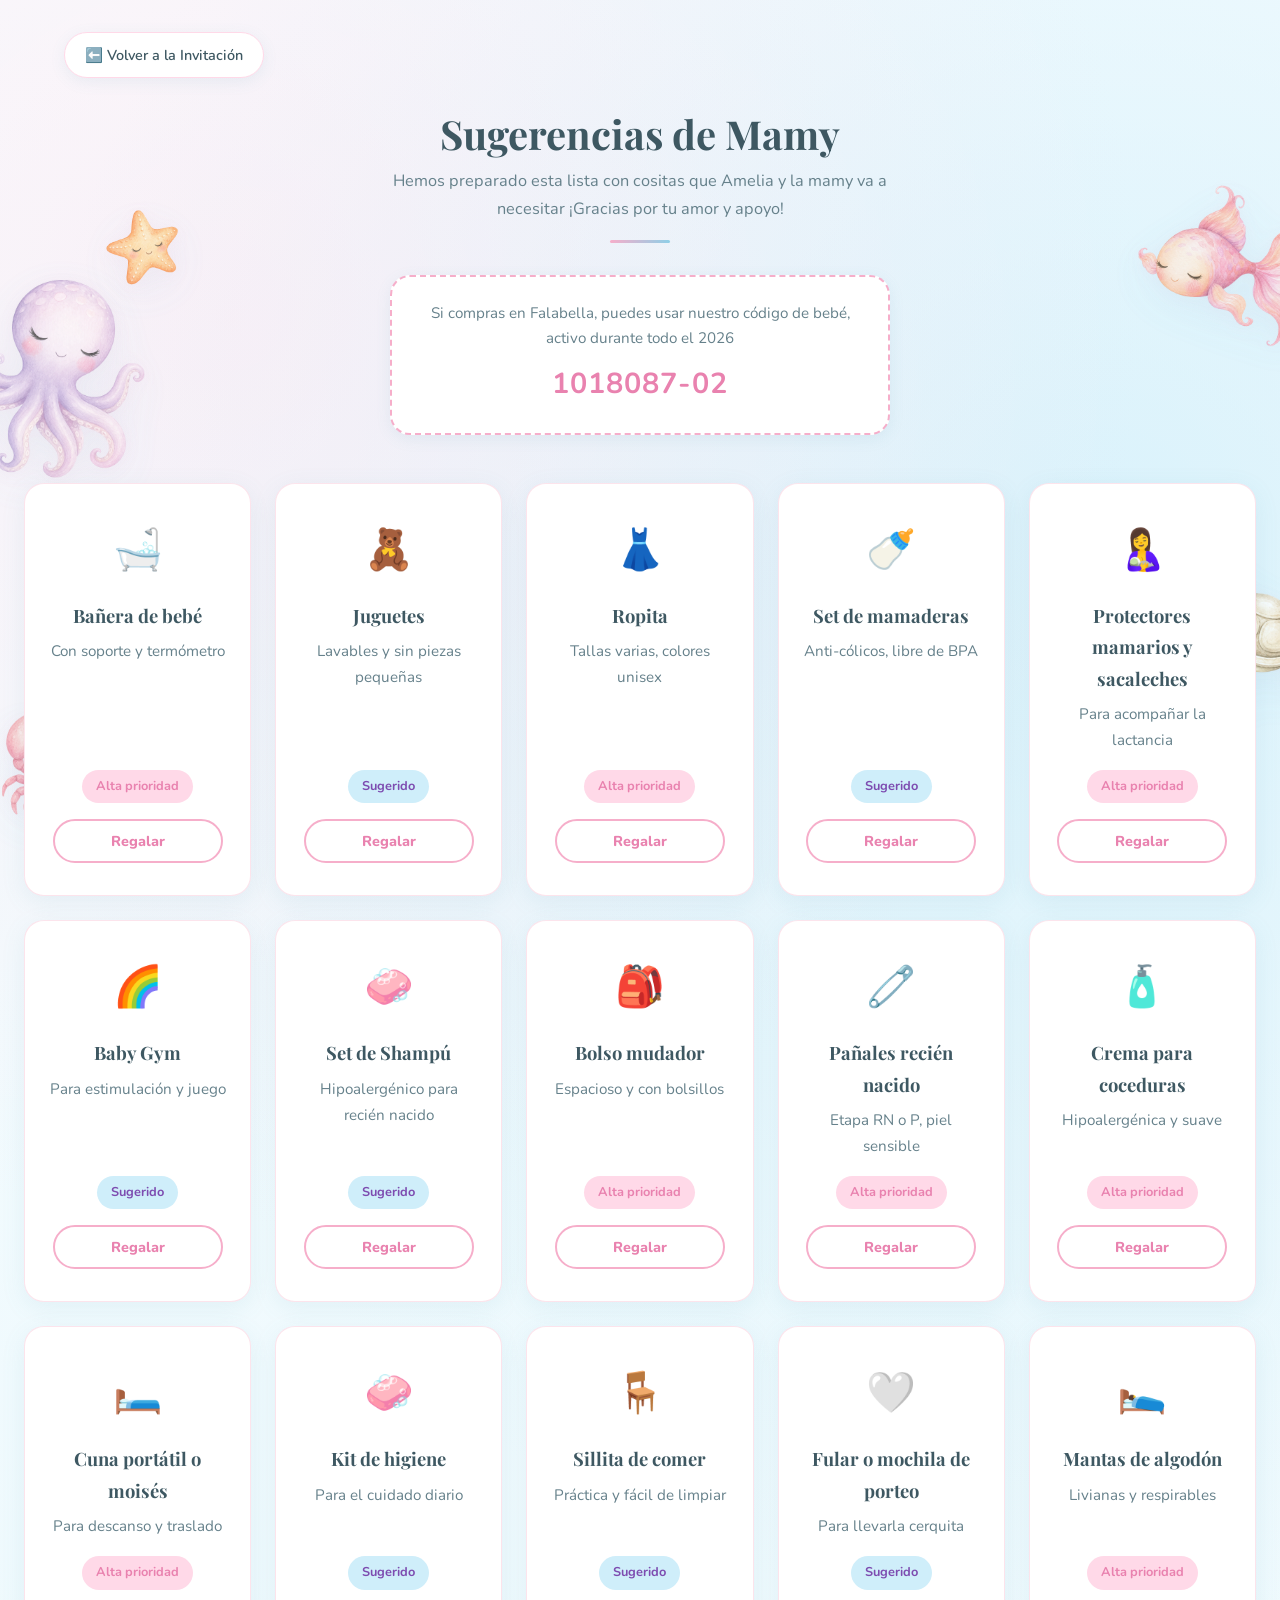
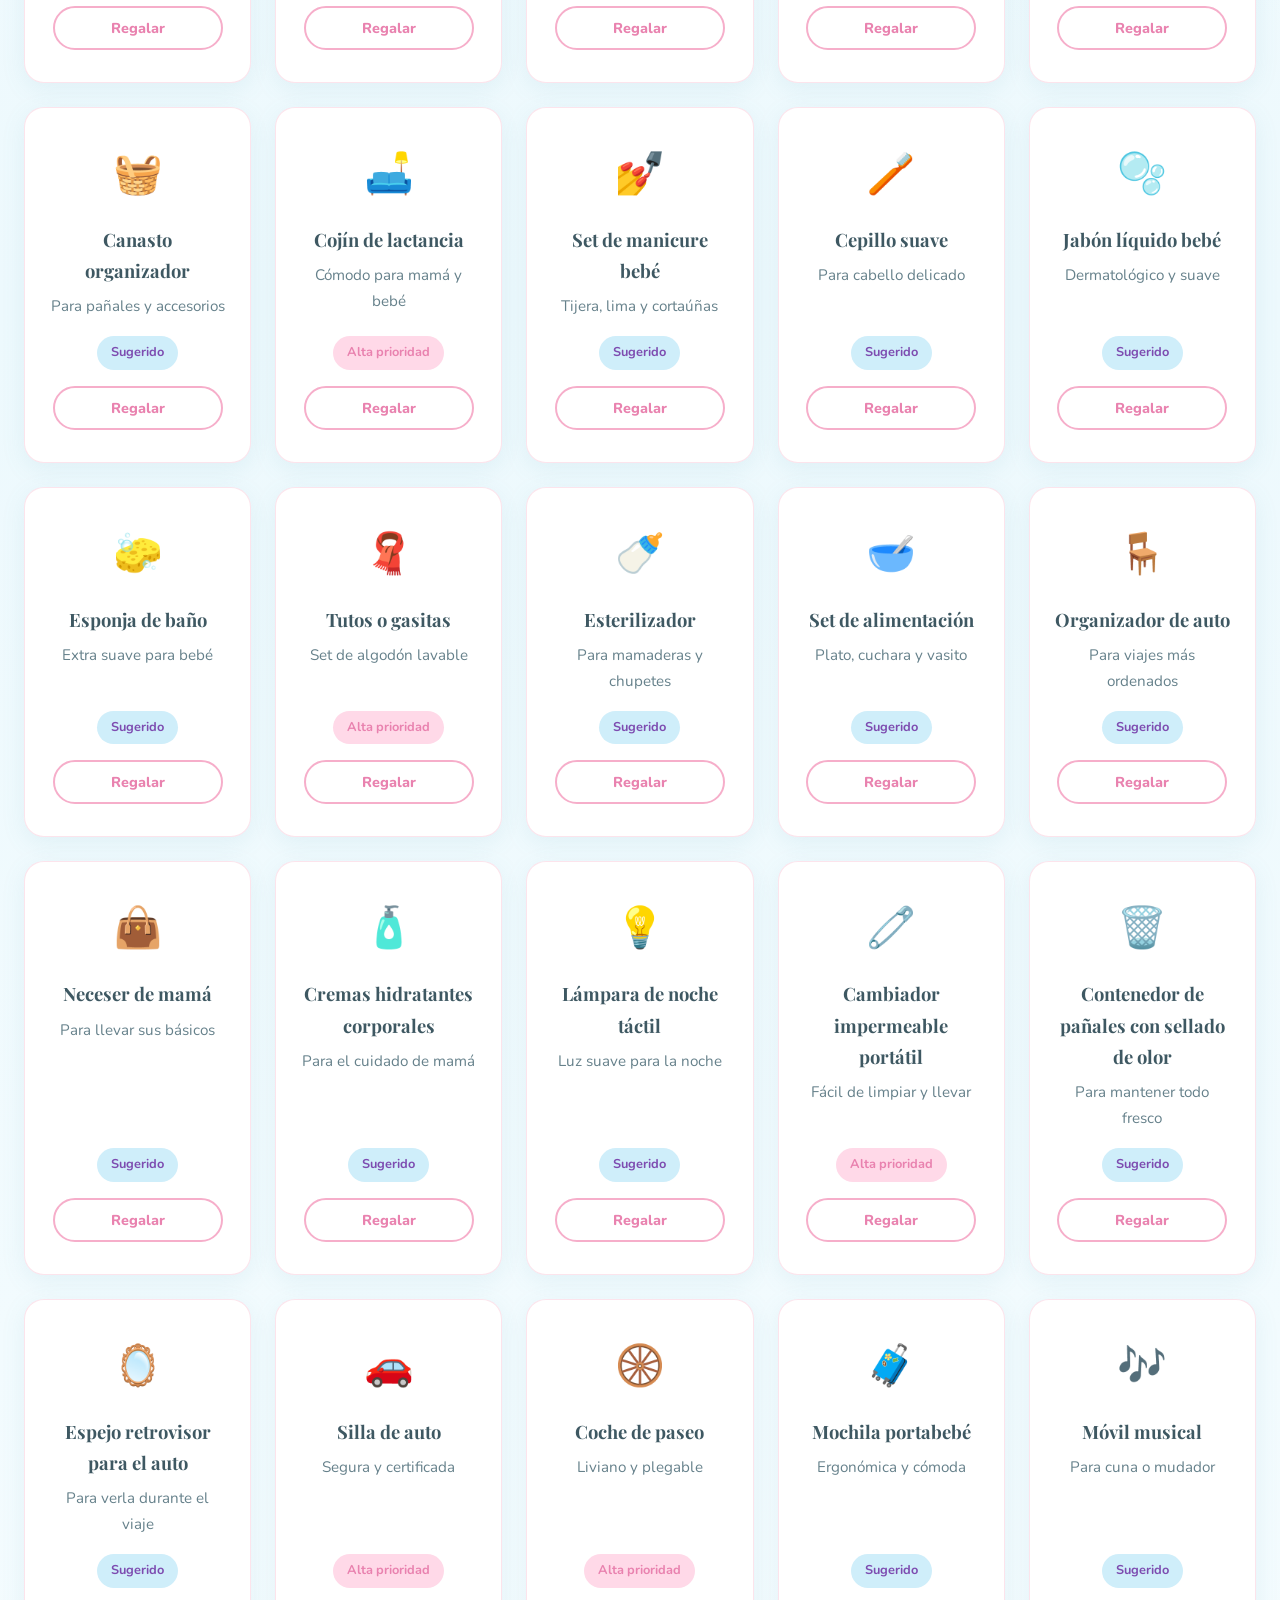
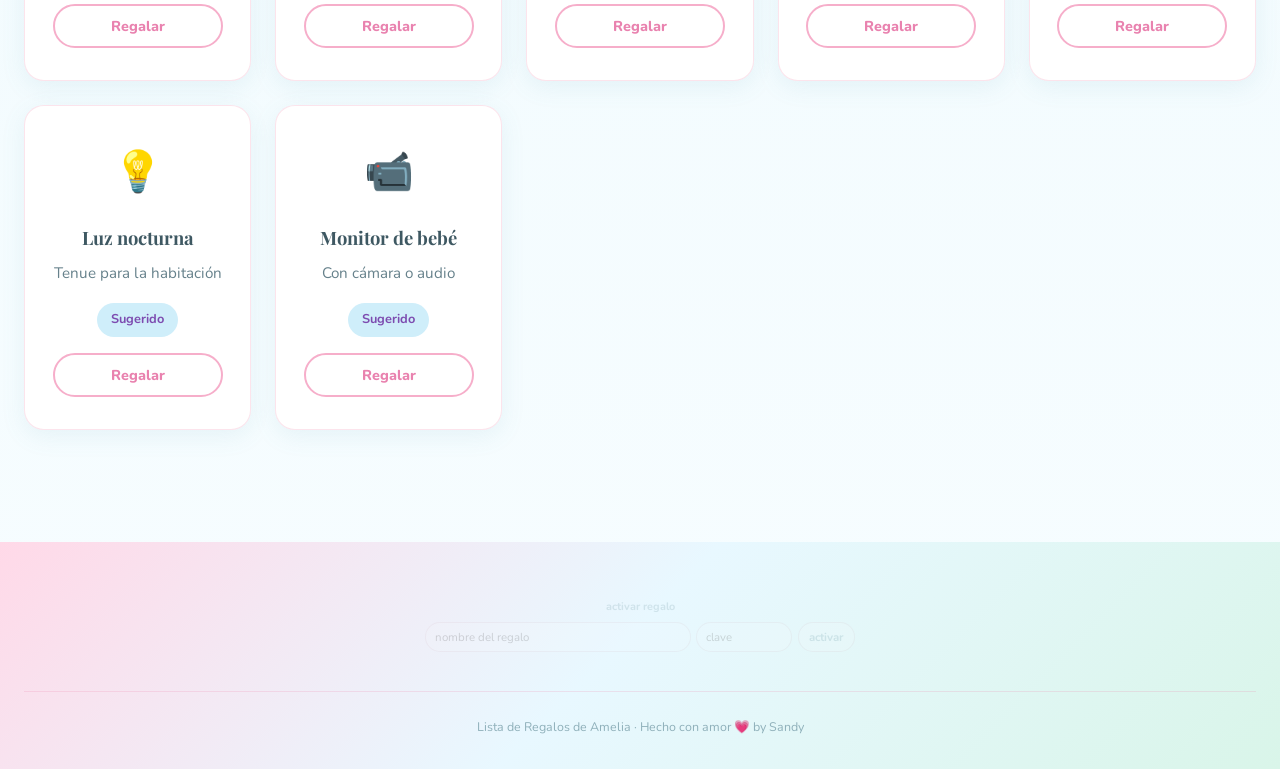
<file: regalos.html>
<!DOCTYPE html>
<html lang="es">
<head>
  <meta charset="UTF-8" />
  <meta name="viewport" content="width=device-width, initial-scale=1.0" />
  <title>Lista de Regalos de Amelia 🌸</title>
  <link rel="stylesheet" href="./assets/css/style.css?v=marine-6" />
</head>
<body class="pagina-regalos">
  <div class="decoracion-marina" aria-hidden="true">
    <img class="animal-marino animal-pulpo" src="./assets/img/marine/octopus.png" alt="" />
    <img class="animal-marino animal-pez" src="./assets/img/marine/fish.png" alt="" />
    <img class="animal-marino animal-tortuga" src="./assets/img/marine/turtle.png" alt="" />
    <img class="animal-marino animal-estrella" src="./assets/img/marine/star.png" alt="" />
    <img class="animal-marino animal-cangrejo" src="./assets/img/marine/crab.png" alt="" />
  </div>

  <div class="regresar-contenedor">
    <a href="index.html" class="btn-regresar">⬅️ Volver a la Invitación</a>
  </div>

  <header class="regalos-header">
    <div class="contenedor">
      <div class="titulo-seccion">
        <h2>Sugerencias de Mamy</h2>
        <p>Hemos preparado esta lista con cositas que Amelia y la mamy va a necesitar ¡Gracias por tu amor y apoyo!</p>
        <div class="linea-decorativa"></div>
      </div>
      
      <div class="regalo-principal-compacto">
        <p>Si compras en Falabella, puedes usar nuestro código de bebé, activo durante todo el 2026</p>
        <strong>1018087-02</strong>
      </div>
    </div>
  </header>

  <main class="contenedor-regalos">
    <div class="regalos-grilla-extensa">

      <div class="regalo-card">
        <div class="regalo-emoji">🛁</div>
        <h3>Bañera de bebé</h3>
        <p>Con soporte y termómetro</p>
        <span class="badge-prioridad badge-alta">Alta prioridad</span>
        <button class="btn-regalar" type="button">Regalar</button>
      </div>

      <div class="regalo-card">
        <div class="regalo-emoji">🧸</div>
        <h3>Juguetes</h3>
        <p>Lavables y sin piezas pequeñas</p>
        <span class="badge-prioridad badge-media">Sugerido</span>
        <button class="btn-regalar" type="button">Regalar</button>
      </div>

      <div class="regalo-card">
        <div class="regalo-emoji">👗</div>
        <h3>Ropita</h3>
        <p>Tallas varias, colores unisex</p>
        <span class="badge-prioridad badge-alta">Alta prioridad</span>
        <button class="btn-regalar" type="button">Regalar</button>
      </div>

      <div class="regalo-card">
        <div class="regalo-emoji">🍼</div>
        <h3>Set de mamaderas</h3>
        <p>Anti-cólicos, libre de BPA</p>
        <span class="badge-prioridad badge-media">Sugerido</span>
        <button class="btn-regalar" type="button">Regalar</button>
      </div>

      <div class="regalo-card">
        <div class="regalo-emoji">🤱</div>
        <h3>Protectores mamarios y sacaleches</h3>
        <p>Para acompañar la lactancia</p>
        <span class="badge-prioridad badge-alta">Alta prioridad</span>
        <button class="btn-regalar" type="button">Regalar</button>
      </div>

      <div class="regalo-card">
        <div class="regalo-emoji">🌈</div>
        <h3>Baby Gym</h3>
        <p>Para estimulación y juego</p>
        <span class="badge-prioridad badge-media">Sugerido</span>
        <button class="btn-regalar" type="button">Regalar</button>
      </div>

      <div class="regalo-card">
        <div class="regalo-emoji">🧼</div>
        <h3>Set de Shampú</h3>
        <p>Hipoalergénico para recién nacido</p>
        <span class="badge-prioridad badge-media">Sugerido</span>
        <button class="btn-regalar" type="button">Regalar</button>
      </div>

      <div class="regalo-card">
        <div class="regalo-emoji">🎒</div>
        <h3>Bolso mudador</h3>
        <p>Espacioso y con bolsillos</p>
        <span class="badge-prioridad badge-alta">Alta prioridad</span>
        <button class="btn-regalar" type="button">Regalar</button>
      </div>

      <div class="regalo-card">
        <div class="regalo-emoji">🧷</div>
        <h3>Pañales recién nacido</h3>
        <p>Etapa RN o P, piel sensible</p>
        <span class="badge-prioridad badge-alta">Alta prioridad</span>
        <button class="btn-regalar" type="button">Regalar</button>
      </div>

      <div class="regalo-card">
        <div class="regalo-emoji">🧴</div>
        <h3>Crema para coceduras</h3>
        <p>Hipoalergénica y suave</p>
        <span class="badge-prioridad badge-alta">Alta prioridad</span>
        <button class="btn-regalar" type="button">Regalar</button>
      </div>

      <div class="regalo-card">
        <div class="regalo-emoji">🛏️</div>
        <h3>Cuna portátil o moisés</h3>
        <p>Para descanso y traslado</p>
        <span class="badge-prioridad badge-alta">Alta prioridad</span>
        <button class="btn-regalar" type="button">Regalar</button>
      </div>

      <div class="regalo-card">
        <div class="regalo-emoji">🧼</div>
        <h3>Kit de higiene</h3>
        <p>Para el cuidado diario</p>
        <span class="badge-prioridad badge-media">Sugerido</span>
        <button class="btn-regalar" type="button">Regalar</button>
      </div>

      <div class="regalo-card">
        <div class="regalo-emoji">🪑</div>
        <h3>Sillita de comer</h3>
        <p>Práctica y fácil de limpiar</p>
        <span class="badge-prioridad badge-media">Sugerido</span>
        <button class="btn-regalar" type="button">Regalar</button>
      </div>

      <div class="regalo-card">
        <div class="regalo-emoji">🤍</div>
        <h3>Fular o mochila de porteo</h3>
        <p>Para llevarla cerquita</p>
        <span class="badge-prioridad badge-media">Sugerido</span>
        <button class="btn-regalar" type="button">Regalar</button>
      </div>

      <div class="regalo-card">
        <div class="regalo-emoji">🛌</div>
        <h3>Mantas de algodón</h3>
        <p>Livianas y respirables</p>
        <span class="badge-prioridad badge-alta">Alta prioridad</span>
        <button class="btn-regalar" type="button">Regalar</button>
      </div>

      <div class="regalo-card">
        <div class="regalo-emoji">🧺</div>
        <h3>Canasto organizador</h3>
        <p>Para pañales y accesorios</p>
        <span class="badge-prioridad badge-media">Sugerido</span>
        <button class="btn-regalar" type="button">Regalar</button>
      </div>

      <div class="regalo-card">
        <div class="regalo-emoji">🛋️</div>
        <h3>Cojín de lactancia</h3>
        <p>Cómodo para mamá y bebé</p>
        <span class="badge-prioridad badge-alta">Alta prioridad</span>
        <button class="btn-regalar" type="button">Regalar</button>
      </div>

      <div class="regalo-card">
        <div class="regalo-emoji">💅</div>
        <h3>Set de manicure bebé</h3>
        <p>Tijera, lima y cortaúñas</p>
        <span class="badge-prioridad badge-media">Sugerido</span>
        <button class="btn-regalar" type="button">Regalar</button>
      </div>

      <div class="regalo-card">
        <div class="regalo-emoji">🪥</div>
        <h3>Cepillo suave</h3>
        <p>Para cabello delicado</p>
        <span class="badge-prioridad badge-media">Sugerido</span>
        <button class="btn-regalar" type="button">Regalar</button>
      </div>

      <div class="regalo-card">
        <div class="regalo-emoji">🫧</div>
        <h3>Jabón líquido bebé</h3>
        <p>Dermatológico y suave</p>
        <span class="badge-prioridad badge-media">Sugerido</span>
        <button class="btn-regalar" type="button">Regalar</button>
      </div>

      <div class="regalo-card">
        <div class="regalo-emoji">🧽</div>
        <h3>Esponja de baño</h3>
        <p>Extra suave para bebé</p>
        <span class="badge-prioridad badge-media">Sugerido</span>
        <button class="btn-regalar" type="button">Regalar</button>
      </div>

      <div class="regalo-card">
        <div class="regalo-emoji">🧣</div>
        <h3>Tutos o gasitas</h3>
        <p>Set de algodón lavable</p>
        <span class="badge-prioridad badge-alta">Alta prioridad</span>
        <button class="btn-regalar" type="button">Regalar</button>
      </div>

      <div class="regalo-card">
        <div class="regalo-emoji">🍼</div>
        <h3>Esterilizador</h3>
        <p>Para mamaderas y chupetes</p>
        <span class="badge-prioridad badge-media">Sugerido</span>
        <button class="btn-regalar" type="button">Regalar</button>
      </div>

      <div class="regalo-card">
        <div class="regalo-emoji">🥣</div>
        <h3>Set de alimentación</h3>
        <p>Plato, cuchara y vasito</p>
        <span class="badge-prioridad badge-media">Sugerido</span>
        <button class="btn-regalar" type="button">Regalar</button>
      </div>

      <div class="regalo-card">
        <div class="regalo-emoji">🪑</div>
        <h3>Organizador de auto</h3>
        <p>Para viajes más ordenados</p>
        <span class="badge-prioridad badge-media">Sugerido</span>
        <button class="btn-regalar" type="button">Regalar</button>
      </div>

      <div class="regalo-card">
        <div class="regalo-emoji">👜</div>
        <h3>Neceser de mamá</h3>
        <p>Para llevar sus básicos</p>
        <span class="badge-prioridad badge-media">Sugerido</span>
        <button class="btn-regalar" type="button">Regalar</button>
      </div>

      <div class="regalo-card">
        <div class="regalo-emoji">🧴</div>
        <h3>Cremas hidratantes corporales</h3>
        <p>Para el cuidado de mamá</p>
        <span class="badge-prioridad badge-media">Sugerido</span>
        <button class="btn-regalar" type="button">Regalar</button>
      </div>

      <div class="regalo-card">
        <div class="regalo-emoji">💡</div>
        <h3>Lámpara de noche táctil</h3>
        <p>Luz suave para la noche</p>
        <span class="badge-prioridad badge-media">Sugerido</span>
        <button class="btn-regalar" type="button">Regalar</button>
      </div>

      <div class="regalo-card">
        <div class="regalo-emoji">🧷</div>
        <h3>Cambiador impermeable portátil</h3>
        <p>Fácil de limpiar y llevar</p>
        <span class="badge-prioridad badge-alta">Alta prioridad</span>
        <button class="btn-regalar" type="button">Regalar</button>
      </div>

      <div class="regalo-card">
        <div class="regalo-emoji">🗑️</div>
        <h3>Contenedor de pañales con sellado de olor</h3>
        <p>Para mantener todo fresco</p>
        <span class="badge-prioridad badge-media">Sugerido</span>
        <button class="btn-regalar" type="button">Regalar</button>
      </div>

      <div class="regalo-card">
        <div class="regalo-emoji">🪞</div>
        <h3>Espejo retrovisor para el auto</h3>
        <p>Para verla durante el viaje</p>
        <span class="badge-prioridad badge-media">Sugerido</span>
        <button class="btn-regalar" type="button">Regalar</button>
      </div>

      <div class="regalo-card">
        <div class="regalo-emoji">🚗</div>
        <h3>Silla de auto</h3>
        <p>Segura y certificada</p>
        <span class="badge-prioridad badge-alta">Alta prioridad</span>
        <button class="btn-regalar" type="button">Regalar</button>
      </div>

      <div class="regalo-card">
        <div class="regalo-emoji">🛞</div>
        <h3>Coche de paseo</h3>
        <p>Liviano y plegable</p>
        <span class="badge-prioridad badge-alta">Alta prioridad</span>
        <button class="btn-regalar" type="button">Regalar</button>
      </div>

      <div class="regalo-card">
        <div class="regalo-emoji">🧳</div>
        <h3>Mochila portabebé</h3>
        <p>Ergonómica y cómoda</p>
        <span class="badge-prioridad badge-media">Sugerido</span>
        <button class="btn-regalar" type="button">Regalar</button>
      </div>

      <div class="regalo-card">
        <div class="regalo-emoji">🎶</div>
        <h3>Móvil musical</h3>
        <p>Para cuna o mudador</p>
        <span class="badge-prioridad badge-media">Sugerido</span>
        <button class="btn-regalar" type="button">Regalar</button>
      </div>

      <div class="regalo-card">
        <div class="regalo-emoji">💡</div>
        <h3>Luz nocturna</h3>
        <p>Tenue para la habitación</p>
        <span class="badge-prioridad badge-media">Sugerido</span>
        <button class="btn-regalar" type="button">Regalar</button>
      </div>

      <div class="regalo-card">
        <div class="regalo-emoji">📹</div>
        <h3>Monitor de bebé</h3>
        <p>Con cámara o audio</p>
        <span class="badge-prioridad badge-media">Sugerido</span>
        <button class="btn-regalar" type="button">Regalar</button>
      </div>

    </div>
  </main>

  <div class="modal-regalo" id="modal-regalo" aria-hidden="true">
    <div class="modal-regalo-caja" role="dialog" aria-modal="true" aria-labelledby="modal-regalo-titulo">
      <h3 id="modal-regalo-titulo">¿Ya compraste este regalo?</h3>
      <div class="modal-regalo-acciones">
        <button class="btn-modal btn-modal-si" type="button" id="modal-regalo-si">Si</button>
        <button class="btn-modal btn-modal-no" type="button" id="modal-regalo-no">No</button>
      </div>
    </div>
  </div>

  <footer style="margin-top: 4rem;">
    <div class="activar-regalo-footer">
      <label for="activar-regalo-input">activar regalo</label>
      <div class="activar-regalo-control">
        <input id="activar-regalo-input" type="text" placeholder="nombre del regalo" autocomplete="off" />
        <input id="activar-regalo-clave" type="password" placeholder="clave" autocomplete="off" />
        <button id="activar-regalo-boton" type="button">activar</button>
      </div>
      <p id="activar-regalo-mensaje" aria-live="polite"></p>
    </div>
    <p class="footer-credito">Lista de Regalos de Amelia · Hecho con amor 💗 by Sandy</p>
  </footer>

  <script>
    const modalRegalo = document.getElementById('modal-regalo');
    const botonNo = document.getElementById('modal-regalo-no');
    const botonSi = document.getElementById('modal-regalo-si');
    const activarRegaloInput = document.getElementById('activar-regalo-input');
    const activarRegaloClave = document.getElementById('activar-regalo-clave');
    const activarRegaloBoton = document.getElementById('activar-regalo-boton');
    const activarRegaloMensaje = document.getElementById('activar-regalo-mensaje');
    let regaloSeleccionado = null;
    const regalos = document.querySelectorAll('.regalo-card');

    regalos.forEach((regalo) => {
      const boton = regalo.querySelector('.btn-regalar');
      boton.addEventListener('click', () => {
        if (regalo.classList.contains('regalo-entregado')) {
          return;
        }

        regaloSeleccionado = regalo;
        modalRegalo.classList.add('visible');
        modalRegalo.setAttribute('aria-hidden', 'false');
      });
    });

    function cerrarModalRegalo() {
      modalRegalo.classList.remove('visible');
      modalRegalo.setAttribute('aria-hidden', 'true');
      regaloSeleccionado = null;
    }

    botonNo.addEventListener('click', cerrarModalRegalo);

    botonSi.addEventListener('click', () => {
      if (!regaloSeleccionado) {
        return;
      }

      const botonRegalar = regaloSeleccionado.querySelector('.btn-regalar');
      regaloSeleccionado.classList.add('regalo-entregado');
      botonRegalar.textContent = 'ya está regalado';
      botonRegalar.disabled = true;
      cerrarModalRegalo();
    });

    modalRegalo.addEventListener('click', (evento) => {
      if (evento.target === modalRegalo) {
        cerrarModalRegalo();
      }
    });

    function normalizarTexto(texto) {
      return texto
        .trim()
        .toLowerCase()
        .normalize('NFD')
        .replace(/[\u0300-\u036f]/g, '');
    }

    function activarRegaloPorNombre() {
      const busqueda = normalizarTexto(activarRegaloInput.value);
      const clave = activarRegaloClave.value;

      if (!busqueda) {
        activarRegaloMensaje.textContent = '';
        return;
      }

      if (clave !== 'BySandy') {
        activarRegaloMensaje.textContent = 'Clave incorrecta.';
        return;
      }

      const regaloEncontrado = Array.from(regalos).find((regalo) => {
        const nombreRegalo = normalizarTexto(regalo.querySelector('h3').textContent);
        return nombreRegalo.includes(busqueda);
      });

      if (!regaloEncontrado) {
        activarRegaloMensaje.textContent = 'No encontré ese regalo.';
        return;
      }

      const botonRegalar = regaloEncontrado.querySelector('.btn-regalar');
      regaloEncontrado.classList.remove('regalo-entregado');
      botonRegalar.textContent = 'Regalar';
      botonRegalar.disabled = false;
      activarRegaloMensaje.textContent = 'Regalo activado.';
      activarRegaloInput.value = '';
      activarRegaloClave.value = '';
    }

    activarRegaloBoton.addEventListener('click', activarRegaloPorNombre);
    activarRegaloInput.addEventListener('keydown', (evento) => {
      if (evento.key === 'Enter') {
        activarRegaloPorNombre();
      }
    });
    activarRegaloClave.addEventListener('keydown', (evento) => {
      if (evento.key === 'Enter') {
        activarRegaloPorNombre();
      }
    });
  </script>

</body>
</html>
</file>
<file: assets/css/style.css>
/* ==========================================================================
   BABY SHOWER - ESTILOS COMPLETOS Y OPTIMIZADOS
   Paleta: Fondo marino pastel · Hecho con amor para Amelia
   ========================================================================== */

@import url('https://fonts.googleapis.com/css2?family=Playfair+Display:ital,wght@0,400;0,600;1,400&family=Nunito:wght@300;400;500;600&display=swap');

/* ---- Variables Globales ---- */
:root {
  --rosa-suave:      #ffd9e8;
  --rosa-medio:      #f6aeca;
  --rosa-fuerte:     #e982af;
  --lila:            #cfeefa;
  --lila-medio:      #8fcfe7;
  --menta:           #d9f5e9;
  --menta-medio:     #96d9bf;
  --melocoton:       #e8f8ff;
  --melocoton-medio: #a9dff0;
  --crema:           #f7fdff;
  --blanco:          #ffffff;
  --texto-oscuro:    #3e5862;
  --texto-medio:     #66818b;
  --texto-suave:     #8fb0ba;
  --sombra:          rgba(103, 188, 214, 0.18);
  --sombra-suave:    rgba(93, 160, 181, 0.10);
  --radio-sm:        12px;
  --radio-md:        20px;
  --radio-lg:        40px;
  --radio-xl:        60px;
}

/* ---- Reset Base ---- */
*, *::before, *::after { 
  box-sizing: border-box; 
  margin: 0; 
  padding: 0; 
}

html { 
  scroll-behavior: smooth; 
}

body {
  position: relative;
  isolation: isolate;
  font-family: 'Nunito', sans-serif;
  background:
    radial-gradient(circle at 18% 8%, rgba(255, 217, 232, 0.34), transparent 24%),
    radial-gradient(circle at 86% 14%, rgba(207, 238, 250, 0.72), transparent 30%),
    linear-gradient(180deg, #f8fdff 0%, #edf9fd 48%, #f7fdff 100%);
  color: var(--texto-oscuro);
  overflow-x: hidden;
  line-height: 1.7;
}

/* ---- Tipografía ---- */
h1, h2, h3 {
  font-family: 'Playfair Display', Georgia, serif;
  color: var(--texto-oscuro);
}

h1 { font-size: clamp(2.4rem, 6vw, 4rem); line-height: 1.15; }
h2 { font-size: clamp(1.7rem, 4vw, 2.5rem); line-height: 1.2; }
h3 { font-size: 1.25rem; }
p  { font-size: 1rem; color: var(--texto-medio); }

a { 
  text-decoration: none; 
  color: inherit; 
}

/* ==========================================================================
   DECORACIÓN MARINA LATERAL
   ========================================================================== */
.decoracion-marina {
  position: fixed;
  inset: 0;
  z-index: 0;
  pointer-events: none;
  overflow: hidden;
}

.animal-marino {
  position: absolute;
  width: clamp(96px, 14vw, 190px);
  height: auto;
  opacity: 0.78;
  filter:
    drop-shadow(0 12px 22px rgba(103, 188, 214, 0.12))
    drop-shadow(0 2px 8px rgba(246, 174, 202, 0.12));
  transform-origin: center;
  animation: nadar-suave 9s ease-in-out infinite alternate;
  user-select: none;
}

.animal-pulpo {
  top: 30vh;
  left: max(-62px, -4vw);
  width: clamp(118px, 17vw, 240px);
  animation-name: flotar-lateral-izq;
  animation-duration: 9.8s;
}

.animal-pez {
  top: 18vh;
  right: max(-58px, -4vw);
  width: clamp(120px, 17vw, 235px);
  animation-name: flotar-lateral-der;
  animation-duration: 8.6s;
  animation-delay: 0.8s;
}

.animal-tortuga {
  top: 58vh;
  right: max(-66px, -4.5vw);
  width: clamp(118px, 17vw, 240px);
  animation-name: flotar-lateral-der;
  animation-duration: 11s;
  animation-delay: 1.2s;
}

.animal-estrella {
  top: 22vh;
  left: max(72px, 7vw);
  width: clamp(68px, 8vw, 112px);
  opacity: 0.74;
  animation-name: flotar-giro-suave;
  animation-duration: 10.2s;
  animation-delay: 1.6s;
}

.animal-cangrejo {
  bottom: 4vh;
  left: max(-26px, -1.8vw);
  width: clamp(112px, 15vw, 210px);
  animation-name: flotar-cangrejo;
  animation-duration: 9.4s;
  animation-delay: 0.4s;
}

.pulpo-cuerpo {
  fill: #e8c7e8;
}

.pulpo-tentaculo {
  fill: none;
  stroke: #e3b6df;
  stroke-width: 11;
  stroke-linecap: round;
}

.pez-cuerpo {
  fill: #ffd0df;
}

.pez-cola,
.pez-aleta {
  fill: #f7b7d2;
}

.tortuga-caparazon {
  fill: #e4dfc5;
}

.tortuga-cabeza,
.tortuga-aleta {
  fill: #c9efd9;
}

.tortuga-linea {
  fill: none;
  stroke: rgba(93, 134, 119, 0.42);
  stroke-width: 3;
  stroke-linecap: round;
}

.concha-base {
  fill: #ffd1e3;
}

.concha-linea {
  fill: none;
  stroke: rgba(225, 129, 171, 0.42);
  stroke-width: 3;
  stroke-linecap: round;
}

.perla-marina {
  fill: #fff9fd;
}

.estrella-cuerpo {
  fill: #ffc79a;
}

.animal-ojo,
.animal-sonrisa {
  fill: none;
  stroke: #4f6570;
  stroke-width: 3.2;
  stroke-linecap: round;
}

.animal-ojo-punto {
  fill: #536771;
}

.pestanitas {
  fill: none;
  stroke: #4f6570;
  stroke-width: 2.3;
  stroke-linecap: round;
}

.rubor {
  fill: rgba(245, 139, 177, 0.34);
}

.lacito {
  fill: #f6aeca;
  stroke: rgba(225, 129, 171, 0.34);
  stroke-width: 1.4;
}

.detalle-claro {
  fill: rgba(255, 255, 255, 0.62);
}

@keyframes nadar-suave {
  from { transform: translate3d(0, 0, 0) rotate(-1deg); }
  to   { transform: translate3d(8px, -12px, 0) rotate(1.5deg); }
}

@keyframes flotar-lateral-izq {
  0%   { transform: translate3d(0, 0, 0) rotate(-2deg); }
  50%  { transform: translate3d(12px, -18px, 0) rotate(1deg); }
  100% { transform: translate3d(4px, 10px, 0) rotate(-1deg); }
}

@keyframes flotar-lateral-der {
  0%   { transform: translate3d(0, 0, 0) rotate(2deg); }
  50%  { transform: translate3d(-14px, -16px, 0) rotate(-1deg); }
  100% { transform: translate3d(-5px, 9px, 0) rotate(1.5deg); }
}

@keyframes flotar-giro-suave {
  0%   { transform: translate3d(0, 0, 0) rotate(-8deg); }
  50%  { transform: translate3d(8px, -14px, 0) rotate(3deg); }
  100% { transform: translate3d(2px, 7px, 0) rotate(-4deg); }
}

@keyframes flotar-cangrejo {
  0%   { transform: translate3d(0, 0, 0) rotate(1deg); }
  50%  { transform: translate3d(10px, -10px, 0) rotate(-1.5deg); }
  100% { transform: translate3d(18px, 4px, 0) rotate(1deg); }
}

/* ==========================================================================
   NAVEGACIÓN FLOTANTE (Fija en la parte superior)
   ========================================================================== */
.navegacion-superior {
  position: fixed;
  top: 1.2rem;
  left: 50%;
  transform: translateX(-50%);
  z-index: 100;
  display: flex;
  align-items: center;
  justify-content: center;
  gap: 0.75rem;
  width: max-content;
  max-width: 96vw;
}

nav {
  display: flex;
  gap: 0.4rem;
  background: rgba(255, 255, 255, 0.85);
  backdrop-filter: blur(12px);
  border-radius: 50px;
  padding: 8px 16px;
  border: 1.5px solid var(--rosa-suave);
  box-shadow: 0 8px 32px var(--sombra-suave);
  flex-wrap: wrap;
  justify-content: center;
  max-width: 95vw;
}

nav a {
  font-size: 0.82rem;
  font-weight: 600;
  color: var(--texto-medio);
  padding: 6px 14px;
  border-radius: 50px;
  transition: background 0.2s, color 0.2s;
  white-space: nowrap;
}

nav a:hover,
nav a.activo {
  background: var(--rosa-suave);
  color: var(--rosa-fuerte);
  font-weight: 800;
}

nav a.nav-finalizado,
nav a.nav-finalizado:hover,
nav a.nav-finalizado.activo {
  color: #969da0;
  background: #eceff0;
  font-weight: 700;
}

nav a.nav-finalizado::after {
  content: ' · cerrado';
  font-size: 0.7em;
}

.galeria-flotante,
.galeria-flotante:hover,
.galeria-flotante.activo {
  min-width: 210px;
  padding: 13px 28px;
  border: 2px solid rgba(255, 255, 255, 0.8);
  border-radius: 999px;
  color: var(--blanco);
  background: var(--rosa-fuerte);
  font-size: 0.88rem;
  font-weight: 800;
  text-align: center;
  white-space: nowrap;
  box-shadow: 0 5px 15px rgba(233, 130, 175, 0.34);
  animation: palpito-galeria 1.8s ease-in-out infinite;
}

.galeria-flotante:hover {
  animation: none;
  transform: scale(1);
  box-shadow: 0 5px 15px rgba(233, 130, 175, 0.34);
}

@keyframes palpito-galeria {
  0%, 100% { transform: scale(1); box-shadow: 0 5px 15px rgba(233, 130, 175, 0.3); }
  42% { transform: scale(1.07); box-shadow: 0 7px 24px rgba(233, 130, 175, 0.58); }
  58% { transform: scale(1.02); box-shadow: 0 5px 17px rgba(233, 130, 175, 0.4); }
}

/* ==========================================================================
   DECORACIONES FLOTANTES (Burbujas)
   ========================================================================== */
.burbuja {
  position: absolute;
  border-radius: 50%;
  opacity: 0.7;
  pointer-events: none;
  background:
    radial-gradient(circle at 32% 28%, rgba(255,255,255,0.95) 0 10%, transparent 11%),
    radial-gradient(circle at 68% 72%, rgba(255,255,255,0.35) 0 12%, transparent 13%),
    rgba(255, 217, 232, 0.34);
  border: 1.5px solid rgba(246, 174, 202, 0.5);
  box-shadow: inset 0 0 18px rgba(255,255,255,0.58), 0 8px 24px rgba(246, 174, 202, 0.2);
  animation: flotar-burbuja infinite ease-in-out;
  z-index: 1;
}
.burbuja-1 { width: 120px; height: 120px; top: 5%;  left: -4%;  animation-duration: 7s;  animation-delay: 0s;   }
.burbuja-2 { width: 80px;  height: 80px;  top: 15%; right: -2%; animation-duration: 8s;  animation-delay: 1s;   }
.burbuja-3 { width: 60px;  height: 60px;  top: 50%; left: 2%;   animation-duration: 6s;  animation-delay: 2s;   }
.burbuja-4 { width: 100px; height: 100px; top: 70%; right: 1%;  animation-duration: 9s;  animation-delay: 0.5s; }
.burbuja-5 { width: 50px;  height: 50px;  top: 85%; left: 8%;   animation-duration: 7s;  animation-delay: 1.5s; }
.burbuja-6 { width: 34px;  height: 34px;  top: 12%; left: 22%;  animation-duration: 5.5s; animation-delay: 0.8s; }
.burbuja-7 { width: 42px;  height: 42px;  top: 32%; right: 18%; animation-duration: 6.8s; animation-delay: 2.4s; }
.burbuja-8 { width: 24px;  height: 24px;  top: 62%; left: 18%;  animation-duration: 5.2s; animation-delay: 1.1s; }
.burbuja-9 { width: 68px;  height: 68px;  top: 76%; right: 14%; animation-duration: 8.2s; animation-delay: 0.2s; }

@keyframes flotar-burbuja {
  0%, 100% { transform: translate3d(0, 0, 0) scale(1); }
  50%      { transform: translate3d(12px, -34px, 0) scale(1.04); }
}

.conchita-flotante {
  position: absolute;
  z-index: 1;
  pointer-events: none;
  font-size: clamp(1.15rem, 2.3vw, 2rem);
  opacity: 0.58;
  filter: drop-shadow(0 8px 14px rgba(103, 188, 214, 0.12));
  animation: flotar-conchita 8s ease-in-out infinite alternate;
}

.conchita-1 { top: 18%; left: 16%; animation-duration: 7.6s; animation-delay: 0.2s; }
.conchita-2 { top: 36%; right: 13%; animation-duration: 8.8s; animation-delay: 1.4s; }
.conchita-3 { top: 68%; left: 23%; animation-duration: 7.2s; animation-delay: 0.9s; }
.conchita-4 { top: 79%; right: 22%; animation-duration: 9.4s; animation-delay: 1.8s; }

@keyframes flotar-conchita {
  0%   { transform: translate3d(0, 0, 0) rotate(-8deg); }
  50%  { transform: translate3d(8px, -18px, 0) rotate(5deg); }
  100% { transform: translate3d(-4px, 8px, 0) rotate(-3deg); }
}

.flor {
  position: absolute;
  width: 24px;
  height: 24px;
  border-radius: 50%;
  font-size: 0;
  opacity: 0.42;
  pointer-events: none;
  background:
    radial-gradient(circle at 30% 28%, rgba(255,255,255,0.95) 0 14%, transparent 15%),
    rgba(255,255,255,0.24);
  border: 1px solid rgba(255, 255, 255, 0.82);
  box-shadow: inset 0 0 10px rgba(255,255,255,0.55), 0 8px 20px rgba(143, 207, 231, 0.14);
  animation: burbuja-suave 10s ease-in-out infinite;
  z-index: 1;
}

@keyframes burbuja-suave {
  0%, 100% { transform: translate3d(0, 0, 0) scale(1); }
  50%      { transform: translate3d(-10px, -38px, 0) scale(1.12); }
}

/* ==========================================================================
   HERO SECTION
   ========================================================================== */
.hero {
  position: relative;
  z-index: 1;
  min-height: 100vh;
  display: flex;
  align-items: center;
  justify-content: center;
  text-align: center;
  padding: 3rem 1.5rem;
  background:
    radial-gradient(ellipse at 50% 42%, rgba(255, 255, 255, 0.86) 0%, rgba(255, 255, 255, 0.52) 28%, transparent 56%),
    radial-gradient(ellipse at 20% 22%, rgba(255, 217, 232, 0.52) 0%, transparent 46%),
    radial-gradient(ellipse at 82% 24%, rgba(207, 238, 250, 0.92) 0%, transparent 54%),
    radial-gradient(ellipse at 50% 78%, rgba(217, 245, 233, 0.58) 0%, transparent 62%),
    var(--crema);
  background-size: 115% 115%;
  animation: agua-suave 16s ease-in-out infinite alternate;
  overflow: hidden;
}

@keyframes agua-suave {
  from { background-position: 0% 0%; }
  to   { background-position: 7% 4%; }
}

.hero-contenido {
  position: relative;
  z-index: 2;
  max-width: 680px;
  padding-top: 4rem;
  animation: aparecer-arriba 1.1s cubic-bezier(0.22, 1, 0.36, 1) both;
}

.etiqueta-top {
  display: inline-block;
  background: var(--rosa-suave);
  color: var(--rosa-fuerte);
  font-size: 0.78rem;
  font-weight: 600;
  letter-spacing: 0.15em;
  text-transform: uppercase;
  padding: 6px 18px;
  border-radius: 50px;
  margin-bottom: 1.2rem;
  animation: aparecer 1.4s ease both, palpitar 2.5s ease-in-out infinite;
}

.hero-titulo {
  margin-bottom: 0.5rem;
  color: var(--texto-oscuro);
}

.hero-nombre {
  font-family: 'Playfair Display', serif;
  font-size: clamp(2.8rem, 8vw, 5rem);
  color: var(--rosa-fuerte);
  margin: 0.2rem 0 1rem;
  animation: aparecer 1.4s ease both;
  animation-delay: 0.5s;
}

.hero-descripcion {
  font-size: 1.05rem;
  color: var(--texto-medio);
  max-width: 500px;
  margin: 0 auto 2rem;
  animation: aparecer 1.4s ease both;
  animation-delay: 0.7s;
}

.hero-fecha-lugar {
  display: flex;
  flex-wrap: wrap;
  gap: 1rem;
  justify-content: center;
  margin-bottom: 2.5rem;
  animation: aparecer 1.4s ease both;
  animation-delay: 0.9s;
}

.dato-hero {
  background: rgba(255,255,255,0.7);
  border: 1.5px solid var(--rosa-suave);
  border-radius: var(--radio-lg);
  padding: 10px 22px;
  font-size: 0.9rem;
  color: var(--texto-oscuro);
  display: flex;
  align-items: center;
  gap: 8px;
  backdrop-filter: blur(6px);
}

.dato-hero span.icono { font-size: 1.1rem; }

/* ==========================================================================
   BOTONES REUTILIZABLES
   ========================================================================== */
.btn {
  display: inline-block;
  padding: 14px 36px;
  border-radius: 50px;
  font-family: 'Nunito', sans-serif;
  font-size: 0.95rem;
  font-weight: 600;
  cursor: pointer;
  transition: transform 0.2s ease, box-shadow 0.2s ease, background 0.2s ease;
  border: none;
  text-align: center;
}

.btn-principal {
  background: white;
  color: var(--rosa-fuerte);
  border: 2px solid var(--rosa-medio);
  box-shadow: none;
}

.btn-principal:hover {
  background: var(--rosa-fuerte);
  color: var(--blanco);
  transform: translateY(-3px);
  box-shadow: 0 8px 20px rgba(232, 127, 166, 0.25);
}

.btn-secundario {
  background: white;
  color: var(--rosa-fuerte);
  border: 2px solid var(--rosa-medio);
}

.btn-secundario:hover {
  background: var(--rosa-fuerte);
  color: var(--blanco);
  transform: translateY(-3px);
  box-shadow: 0 8px 20px rgba(232, 127, 166, 0.25);
}

.btn-grupo {
  display: flex;
  flex-wrap: wrap;
  gap: 1rem;
  justify-content: center;
  animation: aparecer 1.4s ease both;
  animation-delay: 1.1s;
}

/* ==========================================================================
   CINTA DECORATIVA (Marquee continuo sin romper bordes)
   ========================================================================== */
.cinta {
  background: linear-gradient(90deg, var(--rosa-suave), var(--melocoton), var(--menta), var(--lila), var(--rosa-suave));
  background-size: 300% 100%;
  animation: mover-degradado 8s linear infinite;
  padding: 14px 0;
  overflow: hidden;
  white-space: nowrap;
}

.cinta-texto {
  display: inline-block;
  font-size: 0.85rem;
  font-weight: 600;
  color: var(--texto-oscuro);
  letter-spacing: 0.1em;
  padding-left: 100%; /* Inicia elegantemente desde el borde interno derecho */
  animation: deslizar 25s linear infinite;
}

@keyframes mover-degradado {
  0%   { background-position: 0% 50%; }
  100% { background-position: 300% 50%; }
}

@keyframes deslizar {
  from { transform: translateX(0%); }
  to   { transform: translateX(-100%); }
}

/* ==========================================================================
   ESTILOS GENERALES DE SECCIONES
   ========================================================================== */
section {
  padding: 5rem 1.5rem;
  position: relative;
  z-index: 1;
}

.contenedor {
  max-width: 1100px;
  margin: 0 auto;
}

.titulo-seccion {
  text-align: center;
  margin-bottom: 3.5rem;
}

.titulo-seccion h2 {
  margin-bottom: 0.6rem;
}

.titulo-seccion p {
  max-width: 520px;
  margin: 0 auto;
  font-size: 1.02rem;
}

.linea-decorativa {
  width: 60px;
  height: 3px;
  background: linear-gradient(90deg, var(--rosa-medio), var(--lila-medio));
  border-radius: 4px;
  margin: 1rem auto 0;
}

/* ==========================================================================
   GALERÍA DE RECUERDOS
   ========================================================================== */
.galeria-seccion {
  overflow: hidden;
  background:
    radial-gradient(circle at 12% 18%, rgba(255, 217, 232, 0.75), transparent 25%),
    radial-gradient(circle at 88% 72%, rgba(207, 238, 250, 0.9), transparent 29%),
    rgba(255, 255, 255, 0.5);
}

.galeria-contenedor {
  width: min(1180px, 100%);
  margin: 0 auto;
  display: grid;
  grid-template-columns: minmax(240px, 0.72fr) minmax(0, 1.7fr);
  gap: clamp(2.5rem, 6vw, 6rem);
  align-items: center;
}

.galeria-mensaje {
  position: sticky;
  top: 7.5rem;
}

.galeria-etiqueta {
  display: inline-block;
  margin-bottom: 1rem;
  color: var(--rosa-fuerte);
  font-size: 0.76rem;
  font-weight: 800;
  letter-spacing: 0.16em;
  text-transform: uppercase;
}

.galeria-mensaje h2 { margin-bottom: 1.2rem; }
.galeria-mensaje p { font-size: 1.02rem; }

.galeria-firma {
  margin-top: 1.5rem;
  color: var(--rosa-fuerte);
  font-family: 'Playfair Display', serif;
  font-style: italic;
}

.galeria-indicacion {
  display: inline-flex;
  align-items: center;
  gap: 0.5rem;
  margin-top: 2.2rem;
  color: var(--texto-suave);
  font-size: 0.78rem;
  font-weight: 700;
  letter-spacing: 0.05em;
}

.galeria-indicacion::before { content: '↗'; font-size: 1rem; }

.btn-subir-foto {
  display: block;
  margin-top: 1.2rem;
  padding: 11px 18px;
  border: 1.5px solid var(--rosa-medio);
  border-radius: 999px;
  color: var(--rosa-fuerte);
  background: rgba(255, 255, 255, 0.82);
  font: inherit;
  font-size: 0.86rem;
  font-weight: 800;
  cursor: pointer;
  transition: transform 0.2s ease, background 0.2s ease;
}

.btn-subir-foto:hover { transform: translateY(-2px); background: var(--rosa-suave); }

.formulario-foto {
  margin-top: 1.2rem;
  padding: 1.3rem;
  border: 1px solid rgba(143, 207, 231, 0.5);
  border-radius: 22px;
  background: rgba(255, 255, 255, 0.9);
  box-shadow: 0 14px 38px var(--sombra-suave);
}

.formulario-foto[hidden] { display: none; }

.formulario-foto-cabecera {
  display: flex;
  align-items: center;
  justify-content: space-between;
  margin-bottom: 1rem;
}

.formulario-foto-cabecera button {
  width: 30px;
  height: 30px;
  border: 0;
  border-radius: 50%;
  color: var(--texto-medio);
  background: var(--lila);
  font-size: 1.2rem;
  cursor: pointer;
}

.formulario-foto label {
  display: block;
  margin: 0.75rem 0 0.3rem;
  color: var(--texto-oscuro);
  font-size: 0.78rem;
  font-weight: 800;
}

.formulario-foto input[type="text"],
.formulario-foto input[type="password"],
.formulario-foto input[type="file"] {
  width: 100%;
  padding: 0.7rem 0.8rem;
  border: 1px solid rgba(143, 207, 231, 0.65);
  border-radius: 12px;
  color: var(--texto-oscuro);
  background: white;
  font: inherit;
  font-size: 0.8rem;
}

.sesion-admin {
  display: flex;
  align-items: center;
  justify-content: space-between;
  gap: 0.7rem;
  margin-bottom: 0.8rem;
  padding: 0.55rem 0.7rem;
  border-radius: 12px;
  color: #408c6f;
  background: rgba(217, 245, 233, 0.75);
  font-size: 0.7rem;
  font-weight: 700;
}

.sesion-admin button {
  border: 0;
  color: #677b73;
  background: transparent;
  font: inherit;
  text-decoration: underline;
  cursor: pointer;
}

.titulos-fotos {
  display: grid;
  gap: 0.7rem;
  max-height: 280px;
  margin-top: 0.8rem;
  overflow-y: auto;
}

.titulo-foto-item {
  padding: 0.65rem;
  border-radius: 12px;
  background: rgba(207, 238, 250, 0.35);
}

.titulo-foto-item label {
  margin-top: 0;
  overflow: hidden;
  text-overflow: ellipsis;
  white-space: nowrap;
}

.titulo-foto-item input {
  width: 100%;
  padding: 0.62rem 0.7rem;
  border: 1px solid rgba(143, 207, 231, 0.65);
  border-radius: 10px;
  color: var(--texto-oscuro);
  background: white;
  font: inherit;
  font-size: 0.78rem;
}

.selector-emojis {
  display: flex;
  flex-wrap: wrap;
  gap: 0.3rem;
  margin-top: 0.45rem;
}

.selector-emojis button {
  width: 30px;
  height: 30px;
  padding: 0;
  border: 1px solid rgba(246, 174, 202, 0.45);
  border-radius: 50%;
  background: rgba(255, 255, 255, 0.88);
  font-size: 0.95rem;
  cursor: pointer;
  transition: transform 0.15s ease, background 0.15s ease;
}

.selector-emojis button:hover {
  transform: scale(1.12);
  background: var(--rosa-suave);
}

.formulario-foto small { display: block; margin-top: 0.35rem; color: var(--texto-suave); }
.formulario-foto .btn { width: 100%; margin-top: 1rem; padding: 10px 14px; }
.formulario-foto .btn:disabled { opacity: 0.6; cursor: wait; }

.estado-subida { min-height: 1.3rem; margin-top: 0.65rem; font-size: 0.78rem; text-align: center; }
.estado-subida.exito { color: #408c6f; }
.estado-subida.error { color: #b85f72; }

.galeria-mosaico {
  display: grid;
  grid-template-columns: repeat(12, 1fr);
  grid-auto-rows: 42px;
  gap: clamp(0.8rem, 2vw, 1.4rem);
}

.foto-galeria {
  position: relative;
  overflow: hidden;
  padding: 0;
  border: 7px solid rgba(255, 255, 255, 0.94);
  border-radius: 25px;
  background: var(--blanco);
  box-shadow: 0 18px 45px rgba(84, 145, 164, 0.18);
  cursor: zoom-in;
  transform: rotate(var(--giro, 0deg));
  transition: transform 0.45s cubic-bezier(.2,.8,.2,1), box-shadow 0.35s ease;
}

.foto-galeria::after {
  content: '＋';
  position: absolute;
  top: 0.9rem;
  right: 0.9rem;
  width: 34px;
  height: 34px;
  display: grid;
  place-items: center;
  border-radius: 50%;
  color: var(--texto-oscuro);
  background: rgba(255, 255, 255, 0.88);
  box-shadow: 0 5px 18px rgba(62, 88, 98, 0.15);
  opacity: 0;
  transform: scale(0.7);
  transition: opacity 0.25s ease, transform 0.25s ease;
}

.foto-galeria img {
  width: 100%;
  height: 100%;
  display: block;
  object-fit: cover;
  transition: transform 0.65s cubic-bezier(.2,.8,.2,1), filter 0.4s ease;
}

.foto-galeria span {
  position: absolute;
  left: 1rem;
  bottom: 1rem;
  padding: 0.45rem 0.8rem;
  border-radius: 999px;
  color: var(--texto-oscuro);
  background: rgba(255, 255, 255, 0.88);
  backdrop-filter: blur(8px);
  font-size: 0.76rem;
  font-weight: 800;
  opacity: 0;
  transform: translateY(8px);
  transition: opacity 0.25s ease, transform 0.25s ease;
}

.foto-galeria:hover,
.foto-galeria:focus-visible {
  z-index: 2;
  transform: rotate(0) translateY(-8px) scale(1.025);
  box-shadow: 0 24px 60px rgba(84, 145, 164, 0.28);
  outline: none;
}

.foto-galeria:hover img,
.foto-galeria:focus-visible img { transform: scale(1.06); filter: saturate(1.05); }
.foto-galeria:hover::after,
.foto-galeria:focus-visible::after,
.foto-galeria:hover span,
.foto-galeria:focus-visible span { opacity: 1; transform: none; }

.foto-grande { grid-column: 1 / 9; grid-row: 1 / 9; --giro: -1.5deg; }
.foto-vertical { grid-column: 8 / 13; grid-row: 7 / 16; --giro: 2.2deg; }
.foto-ancha { grid-column: 1 / 8; grid-row: 10 / 17; --giro: -2deg; }
.foto-subida { grid-column: span 4; grid-row: span 7; --giro: 0deg; }
.foto-subida:nth-of-type(even) { --giro: 1.2deg; }
.foto-subida:nth-of-type(3n) { --giro: -1deg; }

.galeria-cargando {
  grid-column: 1 / -1;
  padding: 1rem;
  color: var(--texto-suave);
  font-size: 0.82rem;
  text-align: center;
}

.galeria-lightbox {
  position: fixed;
  inset: 0;
  z-index: 500;
  display: grid;
  place-items: center;
  padding: clamp(1rem, 4vw, 3rem);
  background: rgba(33, 56, 65, 0.76);
  backdrop-filter: blur(16px);
  opacity: 0;
  visibility: hidden;
  transition: opacity 0.3s ease, visibility 0.3s ease;
}

.galeria-lightbox.visible { opacity: 1; visibility: visible; }
.lightbox-abierto { overflow: hidden; }

.lightbox-contenido {
  width: min(100%, 1100px);
  max-height: 88vh;
  display: flex;
  flex-direction: column;
  align-items: center;
  transform: scale(0.88) translateY(20px);
  opacity: 0;
  transition: transform 0.42s cubic-bezier(.2,.8,.2,1), opacity 0.3s ease;
}

.galeria-lightbox.visible .lightbox-contenido { transform: none; opacity: 1; }

.lightbox-contenido img {
  max-width: 100%;
  max-height: calc(88vh - 3rem);
  object-fit: contain;
  border: 8px solid white;
  border-radius: 22px;
  box-shadow: 0 30px 90px rgba(0, 0, 0, 0.35);
}

.lightbox-contenido figcaption {
  margin-top: 0.8rem;
  color: white;
  font-size: 0.9rem;
  font-weight: 700;
}

.lightbox-cerrar {
  position: absolute;
  top: max(1rem, env(safe-area-inset-top));
  right: max(1rem, env(safe-area-inset-right));
  z-index: 1;
  width: 48px;
  height: 48px;
  border: 1px solid rgba(255,255,255,0.45);
  border-radius: 50%;
  color: white;
  background: rgba(255,255,255,0.15);
  font-size: 2rem;
  line-height: 1;
  cursor: pointer;
  transition: transform 0.2s ease, background 0.2s ease;
}

.lightbox-cerrar:hover,
.lightbox-cerrar:focus-visible { transform: rotate(8deg) scale(1.08); background: rgba(255,255,255,0.28); outline: 2px solid white; }

@media (max-width: 760px) {
  .galeria-contenedor { grid-template-columns: 1fr; gap: 2.5rem; }
  .galeria-mensaje { position: static; text-align: center; }
  .galeria-indicacion { margin-top: 1.3rem; }
  .btn-subir-foto { margin-inline: auto; }
  .formulario-foto { text-align: left; }
  .galeria-mosaico { grid-auto-rows: 34px; }
  .foto-grande { grid-column: 1 / 10; grid-row: 1 / 8; }
  .foto-vertical { grid-column: 7 / 13; grid-row: 7 / 15; }
  .foto-ancha { grid-column: 1 / 8; grid-row: 9 / 16; }
  .foto-subida { grid-column: span 6; grid-row: span 7; }
  .foto-galeria span, .foto-galeria::after { opacity: 1; transform: none; }
}

@media (prefers-reduced-motion: reduce) {
  .foto-galeria, .foto-galeria img, .lightbox-contenido, .galeria-lightbox { transition-duration: 0.01ms; }
}

/* ==========================================================================
   SECCIÓN CUENTA REGRESIVA
   ========================================================================== */
.cuenta-bg {
  background:
    radial-gradient(ellipse at 25% 50%, rgba(207, 238, 250, 0.9) 0%, transparent 60%),
    radial-gradient(ellipse at 75% 45%, rgba(217, 245, 233, 0.9) 0%, transparent 60%),
    radial-gradient(ellipse at 50% 85%, rgba(255, 217, 232, 0.72) 0%, transparent 58%),
    var(--crema);
}

.cuenta-escena {
  display: flex;
  flex-direction: column;
  align-items: center;
  gap: 1.8rem;
}

.cuenta-finalizada .cuenta-grid {
  width: 100%;
  filter: grayscale(1);
  opacity: 0.42;
  pointer-events: none;
}

.cuenta-mensaje-final {
  order: -1;
  width: min(92%, 440px);
  padding: 1.35rem 2rem;
  border: 1px solid rgba(120, 130, 134, 0.28);
  border-radius: 24px;
  color: #727b7f;
  background: rgba(242, 244, 245, 0.86);
  backdrop-filter: blur(5px);
  text-align: center;
  box-shadow: 0 14px 38px rgba(62, 88, 98, 0.12);
}

.cuenta-mensaje-final > span {
  display: block;
  color: #8e9699;
  font-family: 'Playfair Display', serif;
  font-size: 1.7rem;
  line-height: 1;
}

.cuenta-mensaje-final h3 {
  margin: 0.35rem 0;
  color: #646d71;
  font-size: clamp(1.45rem, 4vw, 2rem);
}

.cuenta-mensaje-final p { color: #7f888c; font-size: 0.9rem; }

.cuenta-grid {
  display: flex;
  flex-wrap: wrap;
  gap: 1.5rem;
  justify-content: center;
}

.cuenta-item {
  background: var(--blanco);
  border-radius: var(--radio-md);
  padding: 2rem 2.5rem;
  text-align: center;
  box-shadow: 0 8px 32px var(--sombra-suave);
  border: 1.5px solid var(--rosa-suave);
  min-width: 130px;
  transition: transform 0.3s ease;
}

.cuenta-item:hover { 
  transform: translateY(-6px); 
}

.cuenta-numero {
  font-family: 'Playfair Display', serif;
  font-size: 3.5rem;
  font-weight: 600;
  color: var(--rosa-fuerte);
  line-height: 1;
  display: block;
}

.cuenta-label {
  font-size: 0.78rem;
  font-weight: 600;
  letter-spacing: 0.12em;
  text-transform: uppercase;
  color: var(--texto-suave);
  margin-top: 6px;
}

/* ==========================================================================
   SECCIÓN DETALLES
   ========================================================================== */
.detalles-grid {
  display: grid;
  grid-template-columns: repeat(auto-fit, minmax(240px, 1fr));
  gap: 1.8rem;
}

.tarjeta-detalle {
  background: var(--blanco);
  border-radius: var(--radio-lg);
  padding: 2.2rem 1.8rem;
  text-align: center;
  border: 1.5px solid rgba(244, 167, 192, 0.3);
  box-shadow: 0 6px 28px var(--sombra-suave);
  transition: transform 0.3s ease, box-shadow 0.3s ease;
}

.tarjeta-detalle:hover {
  transform: translateY(-8px);
  box-shadow: 0 16px 48px var(--sombra);
}

.tarjeta-icono {
  width: 68px;
  height: 68px;
  border-radius: 50%;
  display: flex;
  align-items: center;
  justify-content: center;
  font-size: 1.8rem;
  margin: 0 auto 1.2rem;
}

.icono-rosa      { background: var(--rosa-suave); }
.icono-lila      { background: var(--lila); }
.icono-menta     { background: var(--menta); }
.icono-melocoton { background: var(--melocoton); }

.tarjeta-detalle h3 {
  font-size: 1.1rem;
  margin-bottom: 0.5rem;
  color: var(--texto-oscuro);
}

.tarjeta-detalle p {
  font-size: 0.92rem;
  color: var(--texto-medio);
}

/* ==========================================================================
   SECCIÓN LISTA DE REGALOS
   ========================================================================== */
.lista-grid {
  display: grid;
  grid-template-columns: repeat(auto-fit, minmax(250px, 1fr));
  gap: 1.8rem;
}

/* Tarjeta Principal Falabella Mejorada */
.regalo-principal {
  grid-column: 1 / -1;
  text-align: center;
  background: var(--blanco);
  border-radius: var(--radio-md);
  padding: 3rem 2rem;
  border: 2px dashed var(--rosa-medio);
  box-shadow: 0 6px 24px var(--sombra-suave);
  margin-bottom: 1rem;
}

.regalo-principal .regalo-emoji {
  font-size: 3.5rem;
  margin-bottom: 0.5rem;
}

.regalo-principal h3 {
  font-size: clamp(1.3rem, 4vw, 1.7rem);
  color: var(--texto-oscuro);
  max-width: 650px;
  margin: 0 auto 0.8rem;
}

.regalo-principal p {
  font-size: 1.1rem;
  color: var(--texto-medio);
  margin-bottom: 0.5rem;
}

/* Código de Compra Destacado */
.regalo-principal strong {
  display: block;
  font-size: 2.3rem;
  font-weight: 800;
  color: var(--rosa-fuerte);
  margin: 0.5rem 0 2rem;
  letter-spacing: 1px;
}

/* Botón de Enlace Falabella */
.regalo-principal .badge-prioridad {
  display: inline-block;
  padding: 14px 28px;
  font-size: 0.95rem;
  font-weight: 700;
  color: var(--texto-oscuro);
  background: var(--rosa-suave);
  border-radius: 50px;
  transition: all 0.3s ease;
  box-shadow: 0 4px 15px rgba(232, 127, 166, 0.15);
  margin-top: 0;
}

.regalo-principal .badge-prioridad:hover {
  background: var(--rosa-fuerte);
  color: var(--blanco);
  transform: translateY(-3px);
  box-shadow: 0 8px 20px rgba(232, 127, 166, 0.25);
}

/* Tarjetas Secundarias de Regalos */
.regalo-card {
  background: var(--blanco);
  border-radius: var(--radio-md);
  padding: 2rem 1.5rem;
  text-align: center;
  border: 1.5px solid rgba(244,167,192,0.3);
  box-shadow: 0 6px 24px var(--sombra-suave);
  transition: all 0.3s ease;
  display: flex;
  flex-direction: column;
  align-items: center;
  min-height: 290px;
}

.regalo-card:hover {
  transform: translateY(-8px);
  box-shadow: 0 14px 36px var(--sombra);
}

.regalo-emoji {
  font-size: 2.5rem;
  margin-bottom: 1rem;
}

.regalo-card h3 {
  font-size: 1.15rem;
  margin-bottom: 0.5rem;
  color: var(--texto-oscuro);
}

.regalo-card p {
  font-size: 0.95rem;
  color: var(--texto-medio);
  flex: 1;
}

/* Badges / Etiquetas de prioridad */
.badge-prioridad {
  display: inline-block;
  margin-top: 1rem;
  padding: 6px 14px;
  border-radius: 999px;
  font-size: 0.8rem;
  font-weight: 700;
}

.badge-alta {
  background: var(--rosa-suave);
  color: var(--rosa-fuerte);
}

.badge-media {
  background: var(--lila);
  color: #7d4cb0;
}

.btn-regalar {
  width: 100%;
  max-width: 170px;
  margin-top: 1rem;
  padding: 10px 18px;
  border: 2px solid var(--rosa-medio);
  border-radius: 50px;
  background: var(--blanco);
  color: var(--rosa-fuerte);
  font-family: 'Nunito', sans-serif;
  font-size: 0.9rem;
  font-weight: 800;
  cursor: pointer;
  box-shadow: none;
  transition: transform 0.2s ease, box-shadow 0.2s ease, background 0.2s ease;
}

.btn-regalar:hover {
  background: var(--rosa-fuerte);
  color: var(--blanco);
  transform: translateY(-3px);
  box-shadow: 0 8px 20px rgba(232, 127, 166, 0.25);
}

.regalo-card.regalo-entregado {
  background: #eeeeee;
  border-color: #d4d4d4;
  box-shadow: none;
  filter: grayscale(1);
  opacity: 0.72;
}

.regalo-card.regalo-entregado:hover {
  transform: none;
  box-shadow: none;
}

.regalo-card.regalo-entregado .regalo-emoji,
.regalo-card.regalo-entregado h3,
.regalo-card.regalo-entregado p,
.regalo-card.regalo-entregado .badge-prioridad {
  color: #777777;
}

.regalo-card.regalo-entregado .btn-regalar {
  background: #9d9d9d;
  box-shadow: none;
  cursor: not-allowed;
}

.modal-regalo {
  position: fixed;
  inset: 0;
  z-index: 200;
  display: none;
  align-items: center;
  justify-content: center;
  padding: 1.5rem;
  background: rgba(90, 58, 74, 0.35);
  backdrop-filter: blur(4px);
}

.modal-regalo.visible {
  display: flex;
}

.modal-regalo-caja {
  width: min(100%, 360px);
  background: var(--blanco);
  border: 1.5px solid var(--rosa-suave);
  border-radius: var(--radio-md);
  padding: 1.8rem;
  text-align: center;
  box-shadow: 0 18px 60px rgba(90, 58, 74, 0.22);
}

.modal-regalo-caja h3 {
  font-size: 1.35rem;
  margin-bottom: 1.4rem;
}

.modal-regalo-acciones {
  display: flex;
  gap: 1rem;
  justify-content: center;
}

.btn-modal {
  flex: 1;
  min-width: 110px;
  padding: 11px 18px;
  border: none;
  border-radius: 50px;
  color: var(--blanco);
  font-family: 'Nunito', sans-serif;
  font-size: 0.95rem;
  font-weight: 800;
  cursor: pointer;
  transition: transform 0.2s ease, box-shadow 0.2s ease;
}

.btn-modal:hover {
  transform: translateY(-2px);
}

.btn-modal-no {
  background: #e25b5b;
  box-shadow: 0 8px 18px rgba(226, 91, 91, 0.22);
}

.btn-modal-si {
  background: #42a66b;
  box-shadow: 0 8px 18px rgba(66, 166, 107, 0.22);
}

/* ==========================================================================
   SECCIÓN RSVP / FORMULARIO
   ========================================================================= */
.rsvp-bg {
  background:
    radial-gradient(ellipse at 50% 0%, var(--rosa-suave) 0%, transparent 60%),
    var(--crema);
}

.rsvp-card {
  background: var(--blanco);
  border-radius: var(--radio-xl);
  padding: 3.5rem 3rem;
  max-width: 560px;
  margin: 0 auto;
  box-shadow: 0 16px 60px var(--sombra);
  border: 1.5px solid var(--rosa-suave);
  position: relative;
  overflow: hidden;
}

.rsvp-cerrado {
  position: absolute;
  inset: 0;
  z-index: 10;
  display: flex;
  flex-direction: column;
  align-items: center;
  justify-content: center;
  padding: 2rem;
  text-align: center;
  border-radius: inherit;
  background: rgba(244, 247, 248, 0.88);
  backdrop-filter: blur(7px) grayscale(0.3);
}

.rsvp-cerrado-icono {
  width: 68px;
  height: 68px;
  display: grid;
  place-items: center;
  margin-bottom: 1rem;
  border-radius: 50%;
  color: var(--rosa-fuerte);
  background: rgba(255, 255, 255, 0.86);
  border: 1px solid rgba(150, 157, 160, 0.3);
  font-family: 'Playfair Display', serif;
  font-size: 2rem;
  box-shadow: 0 10px 30px rgba(62, 88, 98, 0.12);
}

.rsvp-cerrado h3 {
  margin-bottom: 0.65rem;
  color: #687277;
  font-size: clamp(1.5rem, 4vw, 2rem);
}

.rsvp-cerrado p {
  max-width: 430px;
  color: #7d878b;
}

.rsvp-card form {
  filter: grayscale(1);
  opacity: 0.32;
  pointer-events: none;
  user-select: none;
}

/* Círculos decorativos de fondo en la tarjeta RSVP */
.rsvp-card::before {
  content: '';
  position: absolute;
  top: -40px; right: -40px;
  width: 180px; height: 180px;
  background: var(--lila);
  border-radius: 50%;
  opacity: 0.35;
}

.rsvp-card::after {
  content: '';
  position: absolute;
  bottom: -50px; left: -30px;
  width: 140px; height: 140px;
  background: var(--menta);
  border-radius: 50%;
  opacity: 0.3;
}

.rsvp-card > * { 
  position: relative; 
  z-index: 1; 
}

.form-grupo {
  margin-bottom: 1.4rem;
}

.form-grupo label {
  display: block;
  font-size: 0.87rem;
  font-weight: 600;
  color: var(--texto-oscuro);
  margin-bottom: 6px;
  letter-spacing: 0.03em;
}

.form-grupo input,
.form-grupo select,
.form-grupo textarea {
  width: 100%;
  padding: 12px 16px;
  border: 1.5px solid var(--rosa-suave);
  border-radius: var(--radio-sm);
  font-family: 'Nunito', sans-serif;
  font-size: 0.95rem;
  color: var(--texto-oscuro);
  background: var(--crema);
  outline: none;
  transition: border-color 0.25s ease, box-shadow 0.25s ease;
  resize: vertical;
}

.form-grupo input:focus,
.form-grupo select:focus,
.form-grupo textarea:focus {
  border-color: var(--rosa-medio);
  box-shadow: 0 0 0 3px rgba(244, 167, 192, 0.25);
}

.form-grupo textarea { 
  min-height: 90px; 
}

.radio-grupo {
  display: flex;
  gap: 1rem;
  flex-wrap: wrap;
  margin-top: 5px;
}

.radio-opcion {
  display: flex;
  align-items: center;
  gap: 8px;
  cursor: pointer;
  font-size: 0.95rem;
}

.radio-opcion input[type="radio"] {
  width: auto;
  accent-color: var(--rosa-fuerte);
  cursor: pointer;
}

/* Mensaje de Éxito Formspree */
.rsvp-mensaje-exito {
  text-align: center;
  padding: 2rem 1rem;
  display: none;
}

.rsvp-mensaje-exito.visible { 
  display: block; 
}

.rsvp-mensaje-exito .emoji-grande { 
  font-size: 3.5rem; 
  margin-bottom: 1rem; 
}

/* ==========================================================================
   SEPARADORES Y DECORATIVOS INTERNOS
   ========================================================================== */
.separador {
  text-align: center;
  font-size: 1.4rem;
  color: var(--rosa-medio);
  margin: 0.5rem 0;
  letter-spacing: 0.4em;
  opacity: 0.7;
}

/* ==========================================================================
   FOOTER
   ========================================================================== */
footer {
  position: relative;
  z-index: 1;
  background: linear-gradient(135deg, var(--rosa-suave) 0%, var(--melocoton) 48%, var(--menta) 100%);
  padding: 3.5rem 1.5rem 2rem;
  text-align: center;
}

.footer-titulo {
  font-family: 'Playfair Display', serif;
  font-size: 1.8rem;
  color: var(--texto-oscuro);
  margin-bottom: 0.5rem;
}

.footer-sub {
  color: var(--texto-medio);
  font-size: 0.92rem;
  margin-bottom: 2rem;
}

.footer-corazones {
  font-size: 1.4rem;
  margin-bottom: 1.5rem;
  animation: latido-corazon 1.6s ease-in-out infinite;
}

@keyframes latido-corazon {
  0%, 100% { transform: scale(1); }
  50%       { transform: scale(1.18); }
}

.footer-credito {
  font-size: 0.78rem;
  color: var(--texto-suave);
  border-top: 1px solid rgba(232,127,166,0.2);
  padding-top: 1.5rem;
  margin-top: 1rem;
}

.activar-regalo-footer {
  width: min(100%, 430px);
  margin: 0 auto 1.2rem;
  opacity: 0.28;
  transition: opacity 0.2s ease;
}

.activar-regalo-footer:hover,
.activar-regalo-footer:focus-within {
  opacity: 0.9;
}

.activar-regalo-footer label {
  display: block;
  margin-bottom: 0.35rem;
  color: var(--texto-suave);
  font-size: 0.68rem;
  font-weight: 700;
  text-transform: lowercase;
}

.activar-regalo-control {
  display: flex;
  gap: 0.35rem;
}

.activar-regalo-control input {
  min-width: 0;
  flex: 1;
  padding: 6px 9px;
  border: 1px solid rgba(184, 137, 154, 0.32);
  border-radius: 999px;
  background: rgba(255, 255, 255, 0.42);
  color: var(--texto-medio);
  font-family: 'Nunito', sans-serif;
  font-size: 0.72rem;
  outline: none;
}

.activar-regalo-control input[type="password"] {
  flex: 0 1 96px;
}

.activar-regalo-control button {
  padding: 6px 10px;
  border: 1px solid rgba(184, 137, 154, 0.32);
  border-radius: 999px;
  background: rgba(255, 255, 255, 0.42);
  color: var(--texto-suave);
  font-family: 'Nunito', sans-serif;
  font-size: 0.72rem;
  font-weight: 700;
  cursor: pointer;
}

.activar-regalo-control button:hover {
  color: var(--texto-oscuro);
}

.activar-regalo-footer p {
  min-height: 1rem;
  margin-top: 0.25rem;
  color: var(--texto-suave);
  font-size: 0.66rem;
}

/* ==========================================================================
   ANIMACIONES GLOBAL DE ENTRADA (Aparecer con Scroll)
   ========================================================================== */
@keyframes aparecer {
  from { opacity: 0; transform: translateY(20px); }
  to   { opacity: 1; transform: translateY(0); }
}

@keyframes aparecer-arriba {
  from { opacity: 0; transform: translateY(40px); }
  to   { opacity: 1; transform: translateY(0); }
}

/* Animación de latido para la etiqueta superior */
@keyframes palpitar {
  0%, 100% { transform: scale(1); }
  15%      { transform: scale(1.06); }
  30%      { transform: scale(1); }
  45%      { transform: scale(1.10); }
  60%      { transform: scale(1); }
}

.animar-entrada {
  opacity: 0;
  transform: translateY(40px);
  transition: opacity 0.7s ease, transform 0.7s ease;
}

.animar-entrada.visible {
  opacity: 1;
  transform: translateY(0);
}

/* Retrasos Escalonados */
.retraso-1 { transition-delay: 0.1s; }
.retraso-2 { transition-delay: 0.2s; }
.retraso-3 { transition-delay: 0.3s; }
.retraso-4 { transition-delay: 0.4s; }

/* ==========================================================================
   RESPONSIVE MEDIA QUERIES (Adaptabilidad Móvil)
   ========================================================================== */
@media (max-width: 768px) {
  .navegacion-superior {
    top: 0.6rem;
    flex-wrap: wrap;
    gap: 0.4rem;
  }
  nav { 
    padding: 6px 10px; 
    gap: 0.2rem; 
  }
  nav a { 
    padding: 5px 10px; 
    font-size: 0.75rem; 
  }
  .galeria-flotante {
    min-width: 230px;
    padding: 9px 24px;
    font-size: 0.78rem;
  }

  .rsvp-card { 
    padding: 2.5rem 1.5rem; 
  }

  .cuenta-numero { 
    font-size: 2.8rem; 
  }
  .cuenta-item { 
    padding: 1.5rem 1.8rem; 
    min-width: 100px; 
  }

  section { 
    padding: 3.5rem 1.2rem; 
  }
}

@media (max-width: 480px) {
  .btn-grupo { 
    flex-direction: column; 
    align-items: center; 
  }
  .btn { 
    width: 100%; 
    max-width: 280px; 
  }

  h1 { 
    font-size: 2rem; 
  }
  .hero-nombre { 
    font-size: 2.5rem; 
  }
}



/* ==========================================================================
   Estilos de pagina regalos
   ========================================================================== */

   .pagina-regalos {
  background-color: var(--crema);
  padding-top: 2rem;
}

/* Botón flotante para regresar */
.regresar-contenedor {
  position: relative;
  z-index: 1;
  max-width: 1200px;
  margin: 0 auto;
  padding: 0 1.5rem;
}

.btn-regresar {
  display: inline-block;
  padding: 10px 20px;
  background: var(--blanco);
  color: var(--texto-oscuro);
  border: 1.5px solid var(--rosa-suave);
  border-radius: 50px;
  font-weight: 600;
  font-size: 0.9rem;
  box-shadow: 0 4px 15px var(--sombra-suave);
  transition: all 0.2s ease;
}

.btn-regresar:hover {
  background: var(--rosa-suave);
  color: var(--rosa-fuerte);
  transform: translateX(-3px);
}

/* Cabecera compacta para la lista */
.regalos-header {
  position: relative;
  z-index: 1;
  padding: 2rem 1.5rem 0;
  text-align: center;
}

.regalos-header .titulo-seccion {
  margin-bottom: 2rem;
}

.regalo-principal-compacto {
  background: var(--blanco);
  max-width: 500px;
  margin: 0 auto;
  padding: 1.5rem;
  border-radius: var(--radio-md);
  border: 2px dashed var(--rosa-medio);
  box-shadow: 0 4px 15px var(--sombra-suave);
}

.regalo-principal-compacto p {
  font-size: 0.95rem;
  color: var(--texto-medio);
}

.regalo-principal-compacto strong {
  font-size: 1.8rem;
  color: var(--rosa-fuerte);
  letter-spacing: 1px;
  display: block;
  margin-top: 0.5rem;
}

/* Contenedor de la Grilla Extensa */
.contenedor-regalos {
  position: relative;
  z-index: 1;
  max-width: 1300px; /* Un poco más ancho para que quepan cómodamente 4 o 5 */
  margin: 0 auto;
  padding: 3rem 1.5rem;
}

/* Grilla mágica: intenta meter 5 tarjetas por fila, si no caben baja a 4, luego a 3, etc. */
.regalos-grilla-extensa {
  display: grid;
  grid-template-columns: repeat(auto-fit, minmax(220px, 1fr));
  gap: 1.5rem;
}

/* Ajustes responsivos específicos para esta grilla */
@media (min-width: 1200px) {
  /* Forzamos que en pantallas de computadora grandes se organicen exactamente en 5 columnas */
  .regalos-grilla-extensa {
    grid-template-columns: repeat(5, 1fr);
  }
}

@media (max-width: 992px) {
  /* En tablets u pantallas medianas se verá de 3 columnas */
  .regalos-grilla-extensa {
    grid-template-columns: repeat(3, 1fr);
  }
}

@media (max-width: 600px) {
  /* En celulares se verá de 2 columnas para aprovechar el espacio */
  .regalos-grilla-extensa {
    grid-template-columns: repeat(2, 1fr);
    gap: 1rem;
  }
  
  .regalo-card {
    padding: 1.5rem 1rem;
  }
  
  .regalo-emoji {
    font-size: 2rem;
  }
}
</file>
